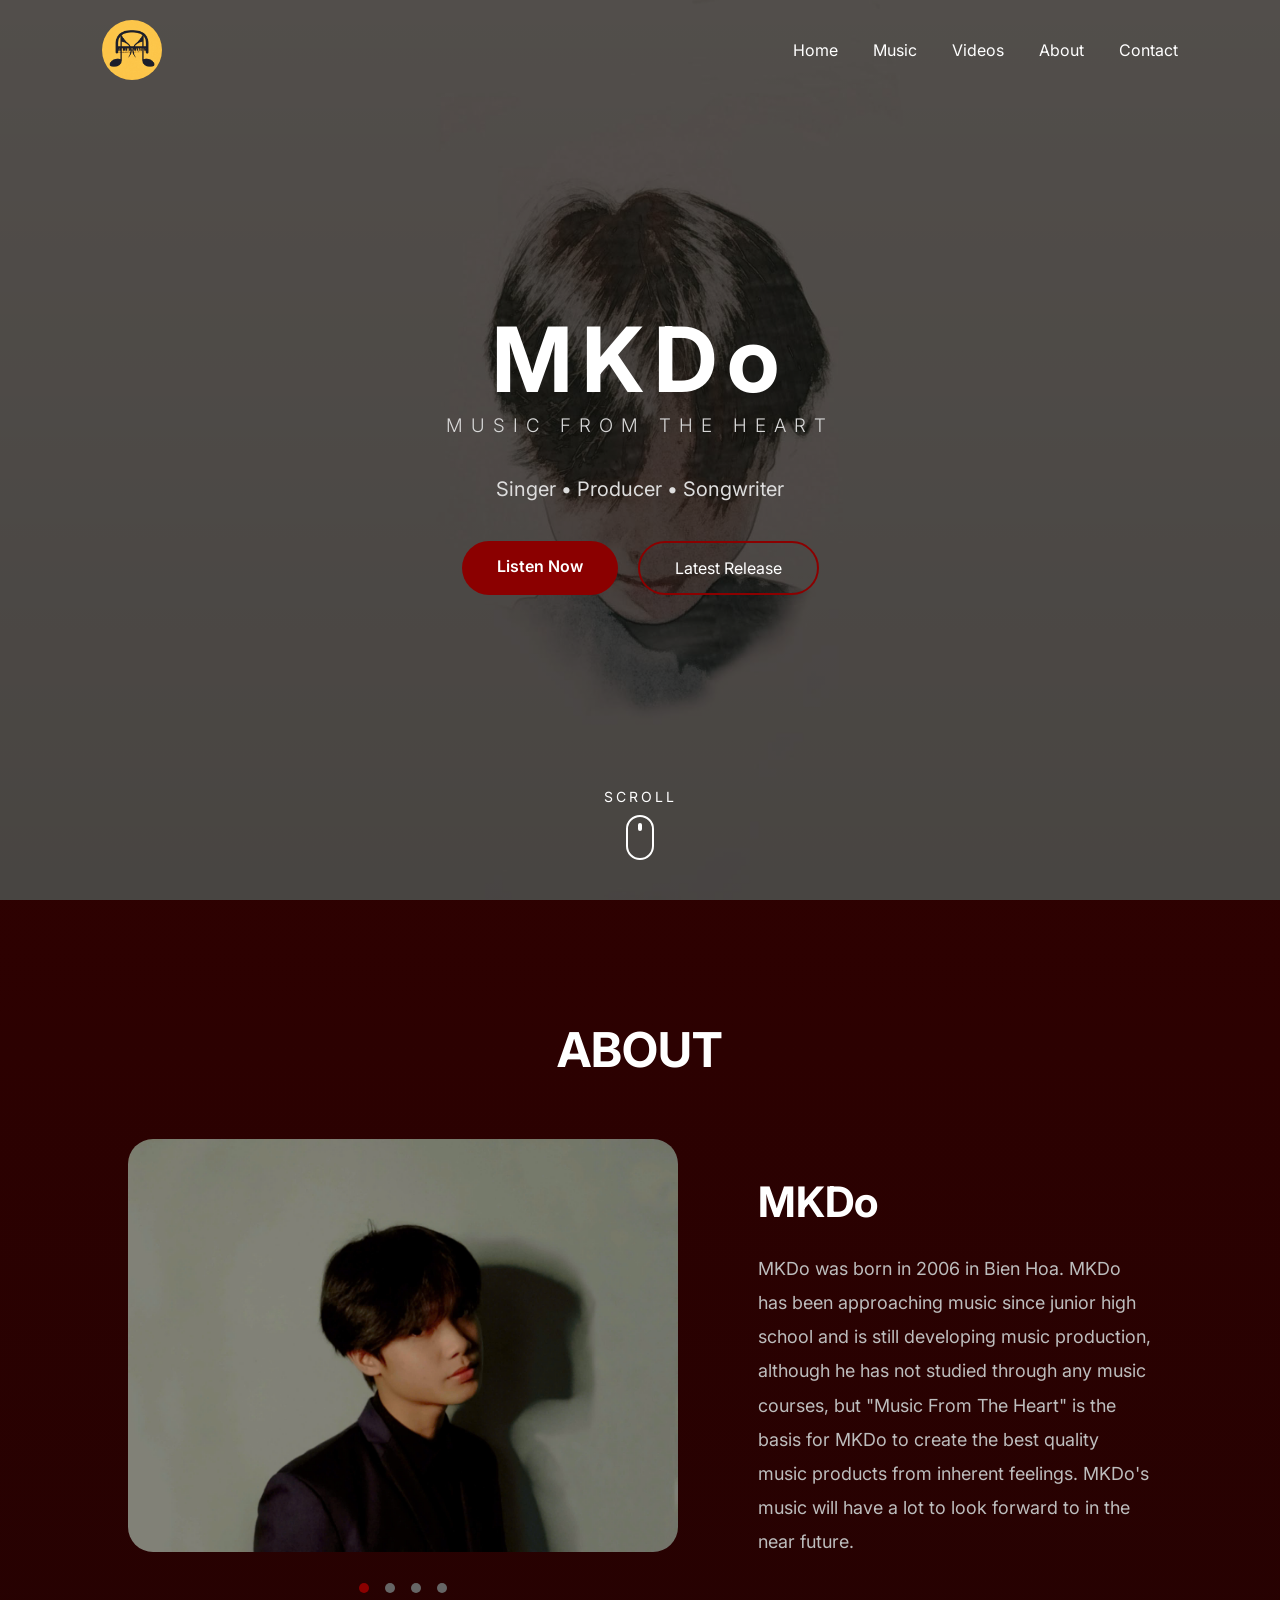
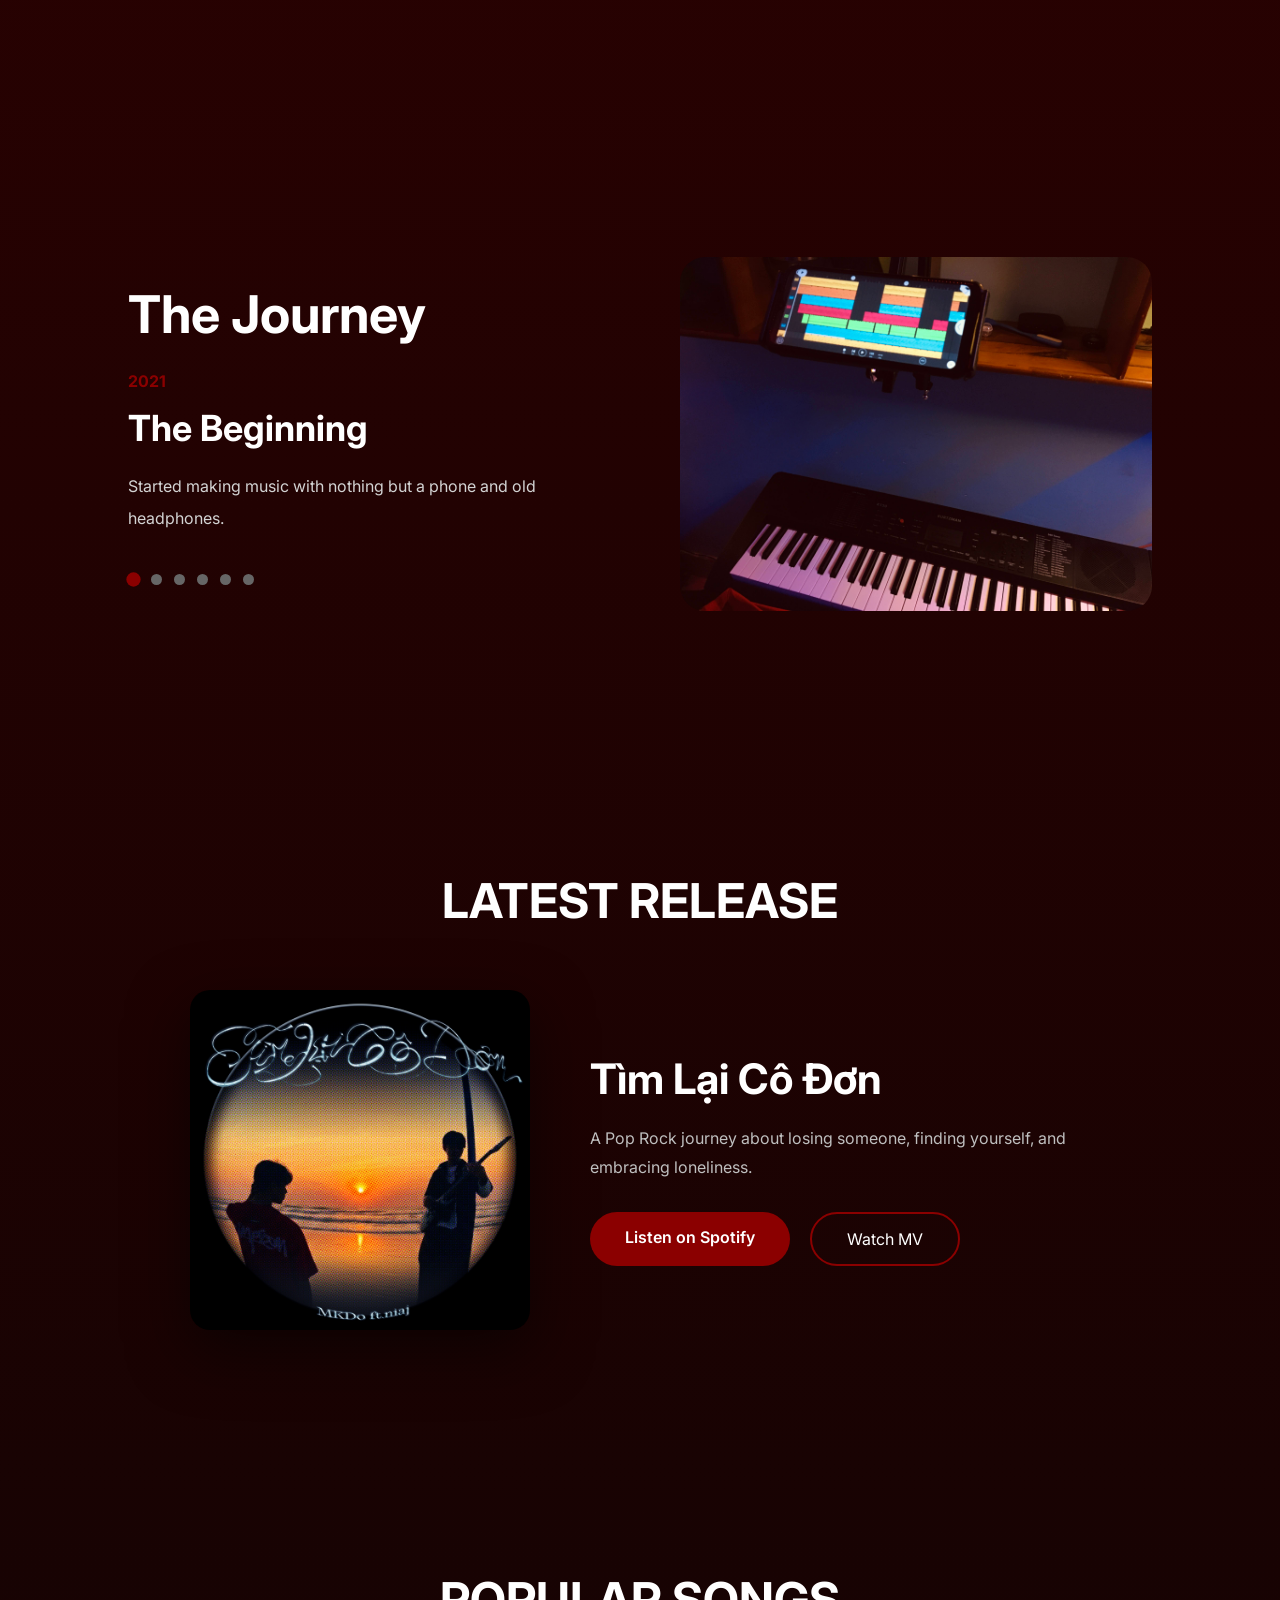
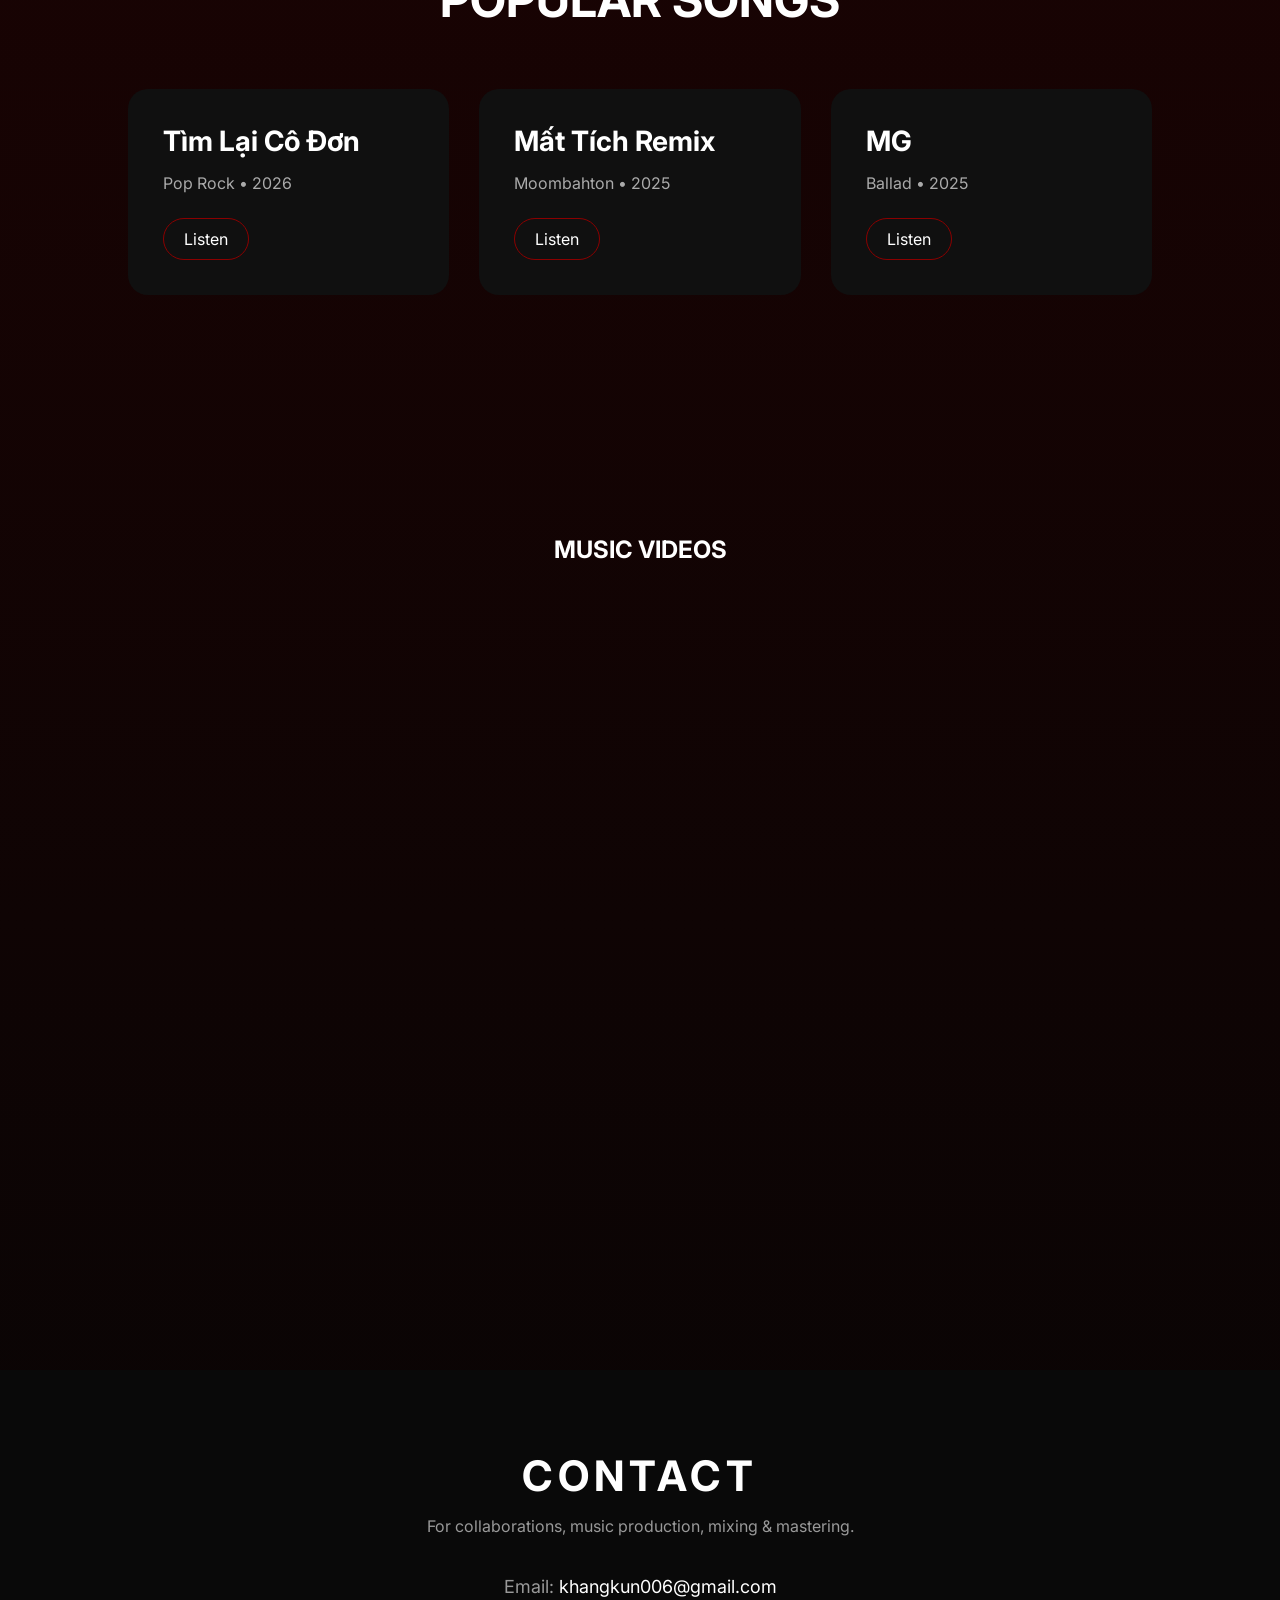
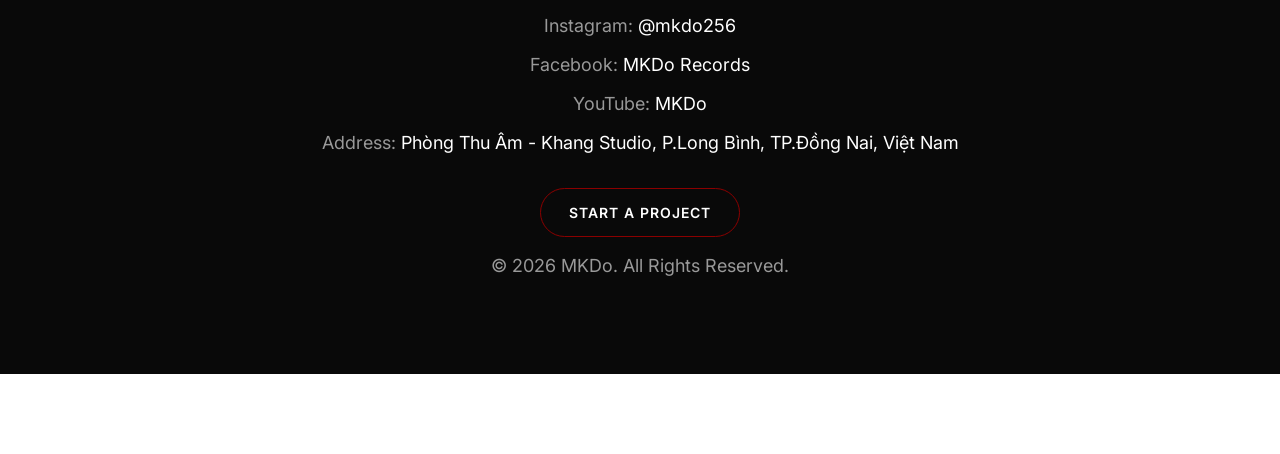
<file: index.html>
<!DOCTYPE html>
<html lang="vi">

<head>
    <meta charset="UTF-8">
    <meta name="viewport" content="width=device-width, initial-scale=1.0">

    <title>MKDo | Official Website</title>
    <link rel="stylesheet"
href="https://cdnjs.cloudflare.com/ajax/libs/font-awesome/6.7.2/css/all.min.css">

    <link rel="stylesheet" href="css/style.css">
</head>

<body>

    <div class="menu-overlay"></div>
    <header>

    <nav class="navbar">

        <a href="#home" class="logo">
    <img src="assets/images/logo.jpg" alt="MKDo Logo">
</a>

        <ul class="nav-links">
            <li><a href="#home">Home</a></li>
            <li><a href="#release">Music</a></li>
            <li><a href="#videos">Videos</a></li>
            <li><a href="#about">About</a></li>
            <li><a href="#contact">Contact</a></li>
        </ul>

        <div class="menu-toggle">
            ☰
        </div>

    </nav>

</header>

    <section id="home" class="hero">

        <div class="overlay">

            <h2>MKDo</h2>

            <h3 class="subtitle">
            MUSIC FROM THE HEART
            </h3>

            <p>
                Singer • Producer • Songwriter
            </p>

            <div class="hero-buttons">
                <a href="#" class="btn" id="listenBtn">Listen Now</a>
                <a href="#release" class="btn-outline">Latest Release</a>
            </div>
            <div class="scroll-indicator">
                <span>Scroll</span>
                <div class="mouse">
                    <div class="wheel"></div>
                </div>
            </div>

        </div>

    </section>  <!-- Kết thúc Hero -->

<section id="about" class="about reveal">

    <h2>ABOUT</h2>

    <div class="about-container">

        <!-- LEFT -->

        <div class="about-slider">

            <div class="about-track">

                <img src="assets/images/about1.jpg" alt="">
                <img src="assets/images/about2.jpg" alt="">
                <img src="assets/images/about3.jpg" alt="">
                <img src="assets/images/about4.jpg" alt="">

            </div>

            <div class="about-dots">
                <span class="dot active"></span>
                <span class="dot"></span>
                <span class="dot"></span>
                <span class="dot"></span>
            </div>

        </div>

        <!-- RIGHT -->

        <div class="about-text">

            <h3>MKDo</h3>

            <p>

                MKDo was born in 2006 in Bien Hoa. MKDo has been approaching music since junior high school and is still developing music production, although he has not studied through any music courses, but "Music From The Heart" is the basis for MKDo to create the best quality music products from inherent feelings.

                MKDo's music will have a lot to look forward to in the near future.

            </p>

        </div>

    </div>

</section>
<section class="journey reveal">

    <div class="journey-container">

        <!-- LEFT (Desktop only) -->

        <div class="journey-text">

            <h2>The Journey</h2>

            <span id="journey-year">
                2021
            </span>

            <h3 id="journey-title">
                The Beginning
            </h3>

            <p id="journey-desc">
                Started making music with nothing but a phone and old headphones.
            </p>

            <div class="journey-dots">

                <span class="journey-dot active"></span>
                <span class="journey-dot"></span>
                <span class="journey-dot"></span>
                <span class="journey-dot"></span>
                <span class="journey-dot"></span>
                <span class="journey-dot"></span>

            </div>

        </div>

        <!-- RIGHT -->

        <div class="journey-slider">

            <div class="journey-track">

                <img src="assets/images/2021.jpg" alt="2021">

                <img src="assets/images/2022.jpg" alt="2022">

                <img src="assets/images/2023.jpg" alt="2023">

                <img src="assets/images/2024.jpg" alt="2024">

                <img src="assets/images/2025.jpg" alt="2025">

                <img src="assets/images/2026.jpg" alt="2026">

            </div>

            <!-- MOBILE OVERLAY -->

            <div class="journey-mobile-overlay">

                <span id="journey-year-mobile">
                    2021
                </span>

                <h3 id="journey-title-mobile">
                    The Beginning
                </h3>

                <p id="journey-desc-mobile">
                    Started making music with nothing but a phone and old headphones.
                </p>

                <div class="journey-dots-mobile">

                    <span class="journey-dot active"></span>
                    <span class="journey-dot"></span>
                    <span class="journey-dot"></span>
                    <span class="journey-dot"></span>
                    <span class="journey-dot"></span>
                    <span class="journey-dot"></span>

                </div>

            </div>

        </div>

    </div>

</section>
<section id="release" class="release reveal">

    <h2>LATEST RELEASE</h2>

    <div class="release-card">

        <img src="assets/images/new single.jpg" alt="Album Cover">

        <div class="release-info">

            <h3>Tìm Lại Cô Đơn</h3>

            <p>
                A Pop Rock journey about losing someone,
                finding yourself, and embracing loneliness.
            </p>

            <div class="release-buttons">
                <a href="https://open.spotify.com/track/5hHYvx4zWAgLMGNYi303si?si=cfd36f0aa601440b" class="btn">Listen on Spotify</a>
                <a href="https://youtu.be/rpANYHrv6A4?si=kWMMExoqcHgPIfsk" class="btn-outline">Watch MV</a>
            </div>

        </div>

    </div>

</section>
<!-- DÁN PHẦN POPULAR SONGS NGAY TẠI ĐÂY -->
<section class="songs reveal">

    <h2>POPULAR SONGS</h2>

    <div class="song-grid">

        <div class="song-card">
            <h3>Tìm Lại Cô Đơn</h3>
            <p>Pop Rock • 2026</p>
            <a href="https://open.spotify.com/track/5hHYvx4zWAgLMGNYi303si?si=24d2b1c98aca4930" class="btn-small">Listen</a>
        </div>

        <div class="song-card">
            <h3>Mất Tích Remix</h3>
            <p>Moombahton • 2025</p>
            <a href="https://open.spotify.com/track/5mO4exOIa5kgUJAAsyCyWF?si=42bf793f3c614d9a" class="btn-small">Listen</a>
        </div>

        <div class="song-card">
            <h3>MG</h3>
            <p>Ballad • 2025</p>
            <a href="https://open.spotify.com/album/7bvBQO2T1e7dHWRs2erulw?si=QYGWdLPXR3ux7ovZ6l0ybA" class="btn-small">Listen</a>
        </div>

    </div>

</section>
<section id="videos" class="videos reveal">

    <h2>MUSIC VIDEOS</h2>

    <div class="video-container">

        <iframe
            src="https://www.youtube.com/embed/rpANYHrv6A4"
            allowfullscreen>
        </iframe>

    </div>

</section>
<footer id="contact" class="reveal">

    <h2>CONTACT</h2>

    <p>For collaborations, music production,
mixing & mastering.</p>

    <div class="contact-info">

        <p>Email:
            <a href="mailto:khangkun006@gmail.com">khangkun006@gmail.com</a>
        </p>

        <p>Instagram:
            <a href="https://www.instagram.com/mkdo256" target="_blank">
                @mkdo256
            </a>
        </p>

        <p>Facebook:
            <a href="https://www.facebook.com/mkdorecords/" target="_blank">
                MKDo Records
            </a>
        </p>

        <p>YouTube:
            <a href="https://www.youtube.com/channel/UCN9i0nr-8zQUtNi54F5TAXw" target="_blank">
                MKDo
            </a>
        </p>

        <p>Address:
            <a href="https://maps.app.goo.gl/xexaNx454yK6f1gD9" target="_blank">
                Phòng Thu Âm - Khang Studio, P.Long Bình, TP.Đồng Nai, Việt Nam
            </a>
        </p>

   <!-- START A PROJECT -->

    <div class="contact-action">

        <a href="contact.html" class="contact-project-btn">
            <span>START A PROJECT</span>
            
        </a>

    </div>


    <p class="copyright">
        © 2026 MKDo. All Rights Reserved.
    </p>
</footer>
<!-- SMART LINK -->
<div class="smartlink">

    <div class="smartlink-box">

        <span class="close-smartlink">&times;</span>

        <img src="assets/images/logo.jpg" alt="MKDo Logo">

        <h2>MKDo</h2>

        <p>Music From The Heart</p>

        <a href="https://open.spotify.com/artist/1hWf69LwvEqh1YXSsMyhLW?si=CvrtmVuDQyqoBS65XYDklQ"
           target="_blank"
           class="smart-btn spotify">

            <i class="fa-brands fa-spotify"></i>
            <span>Spotify</span>

        </a>
        <a href="https://music.apple.com/fr/artist/mkdo/1745474043"
           target="_blank"
           class="smart-btn apple">

            <i class="fa-brands fa-apple"></i>
            <span>Apple Music</span>

</a>
        <a href="https://www.youtube.com/@mkdo256"
           target="_blank"
           class="smart-btn youtube">

            <i class="fa-brands fa-youtube"></i>
            <span>YouTube</span>

        </a>

        <a href="https://instagram.com/mkdo256"
           target="_blank"
           class="smart-btn instagram">

            <i class="fa-brands fa-instagram"></i>
            <span>Instagram</span>

        </a>

        <a href="https://www.facebook.com/mkdomusic256"
           target="_blank"
           class="smart-btn facebook">

            <i class="fa-brands fa-facebook"></i>
            <span>Facebook</span>

        </a>

        <a href="#contact"
           class="smart-btn contact-link">

            <i class="fa-solid fa-envelope"></i>
            <span>Contact</span>

        </a>

    </div>

</div>

<script src="js/script.js"></script>
</file>
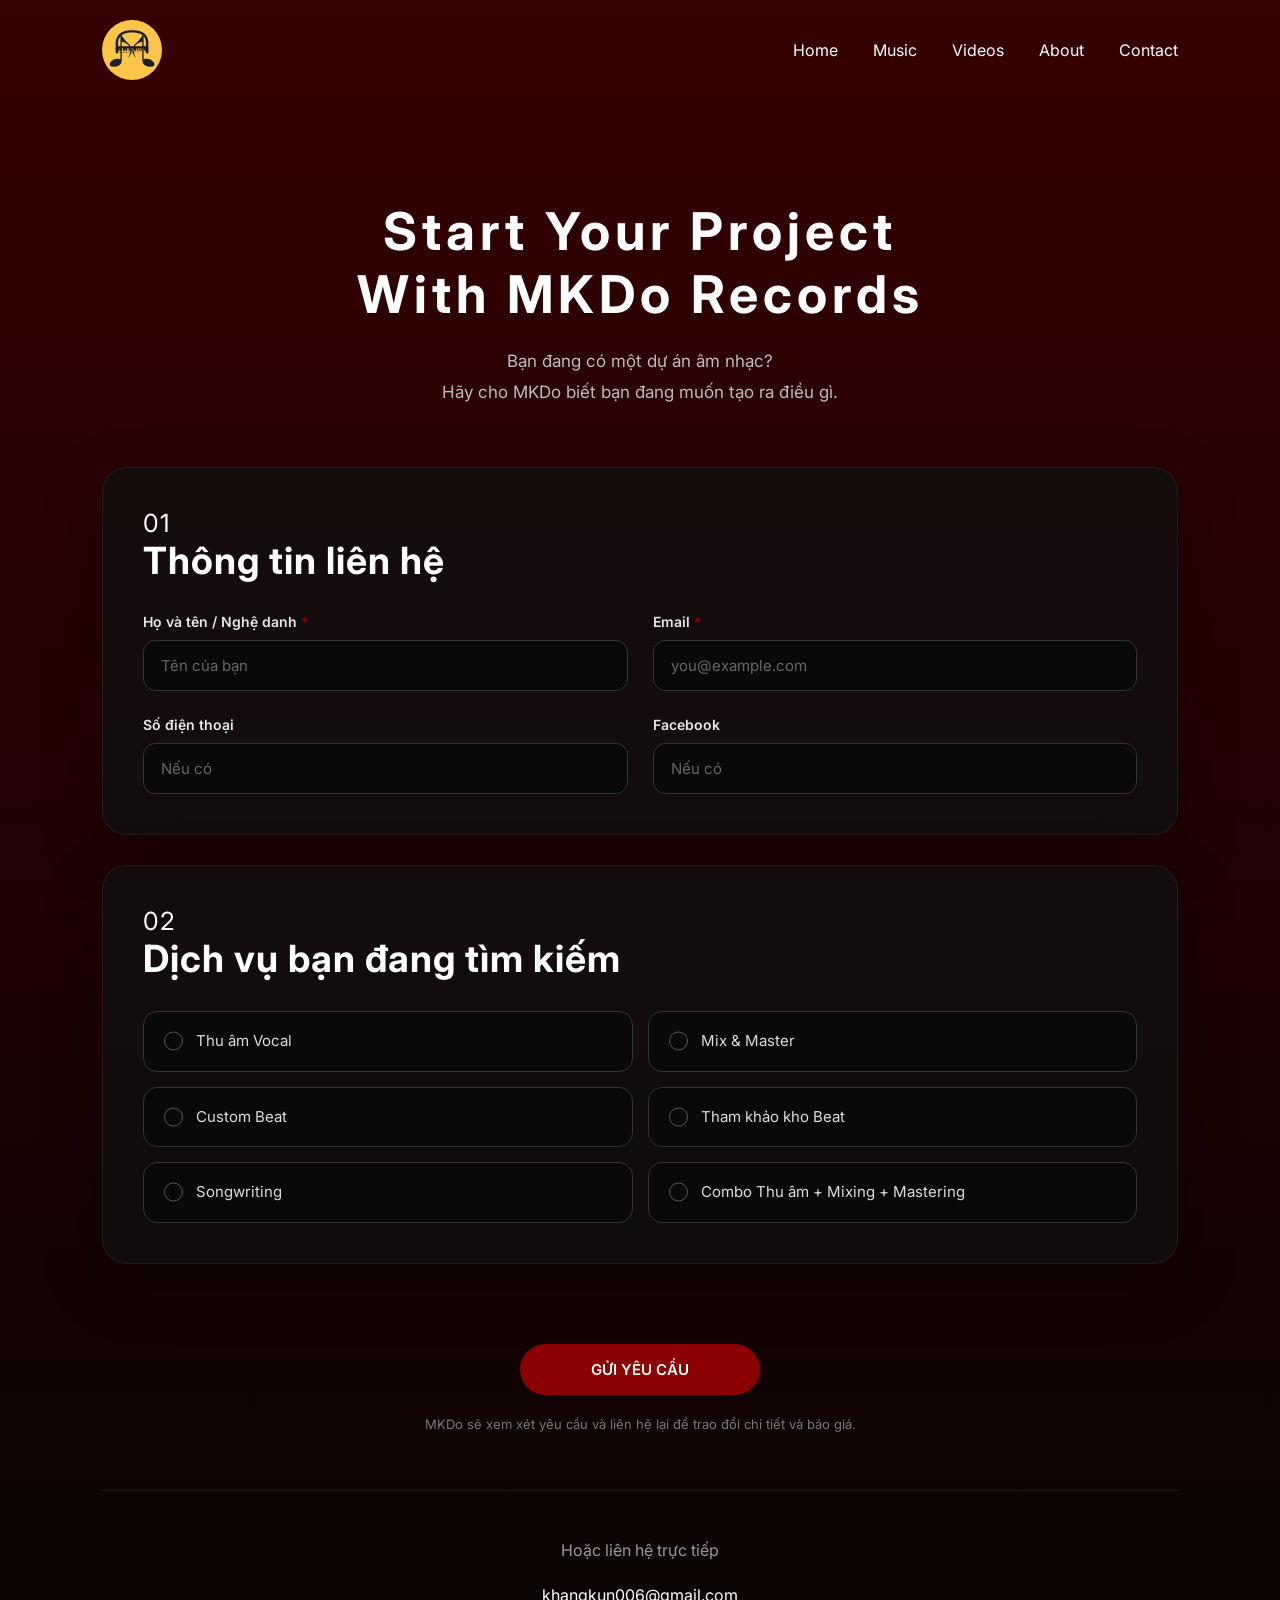
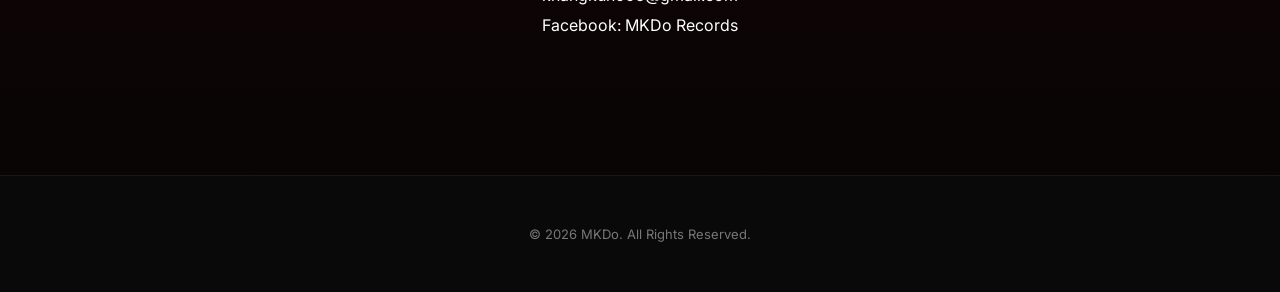
<file: contact.html>
<!DOCTYPE html>
<html lang="vi">

<head>

    <meta charset="UTF-8">

    <meta
        name="viewport"
        content="width=device-width, initial-scale=1.0"
    >

    <title>Contact | MKDo</title>

    <!-- Giữ font giống website hiện tại -->
    <link rel="preconnect" href="https://fonts.googleapis.com">

    <link
        href="https://fonts.googleapis.com/css2?family=Inter:wght@300;400;500;600;700;800&display=swap"
        rel="stylesheet"
    >

    <!-- Font Awesome nếu website hiện tại đang dùng -->
    <link
        rel="stylesheet"
        href="https://cdnjs.cloudflare.com/ajax/libs/font-awesome/6.5.2/css/all.min.css"
    >

    <!-- Dùng CSS hiện tại -->
    <link
        rel="stylesheet"
        href="css/style.css"
    >

</head>


<body>


<!-- ================= HEADER ================= -->

<header>

    <nav class="navbar">

        <a href="index.html#home" class="logo">
            <img src="assets/images/logo.jpg" alt="MKDo">
        </a>

        <ul class="nav-links">
            <li><a href="index.html#home">Home</a></li>
            <li><a href="index.html#music">Music</a></li>
            <li><a href="index.html#videos">Videos</a></li>
            <li><a href="index.html#about">About</a></li>
            <li><a href="index.html#contact">Contact</a></li>
        </ul>

        <div class="menu-toggle">
            ☰
        </div>

    </nav>

</header>


<div class="menu-overlay"></div>



<!-- ================= CONTACT FORM ================= -->

<main class="project-page">


    <section class="project-section">


        <div class="project-container">


            <!-- ================= HEADING ================= -->

            <div class="project-heading">

            

                <h1>
                    Start Your Project<br>
                    With MKDo Records
                </h1>

                <p>
                    Bạn đang có một dự án âm nhạc?<br>
                    Hãy cho MKDo biết bạn đang muốn tạo ra điều gì.
                </p>

            </div>



            <!-- ================= FORM ================= -->

            <form
                id="projectForm"
                class="project-form"
                novalidate
            >


                <!-- ================= 01 ================= -->

                <div class="form-section">


                    <div class="form-section-title">

                        <span>
                            01
                        </span>

                        <h2>
                            Thông tin liên hệ
                        </h2>

                    </div>
  

                    <div class="form-grid">


                        <!-- NAME -->

                        <div class="form-group">

                            <label for="name">
                                Họ và tên / Nghệ danh
                                <span>*</span>
                            </label>

                            <input
                                type="text"
                                id="name"
                                name="name"
                                placeholder="Tên của bạn"
                                required
                            >

                            <small class="form-error"></small>

                        </div>


                        <!-- EMAIL -->

                        <div class="form-group">

                            <label for="email">
                                Email
                                <span>*</span>
                            </label>

                            <input
                                type="email"
                                id="email"
                                name="email"
                                placeholder="you@example.com"
                                required
                            >

                            <small class="form-error"></small>

                        </div>


                        <!-- PHONE -->

                        <div class="form-group">

                            <label for="phone">
                                Số điện thoại
                            </label>

                            <input
                                type="tel"
                                id="phone"
                                name="phone"
                                placeholder="Nếu có"
                            >

                        </div>


                        <!-- FACEBOOK -->

                        <div class="form-group">

                            <label for="facebook">
                                Facebook
                            </label>

                            <input
                                type="text"
                                id="facebook"
                                name="facebook"
                                placeholder="Nếu có"
                            >

                        </div>


                       


                    </div>

                </div>



                <!-- ================= 02 ================= -->

                <div class="form-section">


                    <div class="form-section-title">

                        <span>
                            02
                        </span>

                        <h2>
                            Dịch vụ bạn đang tìm kiếm
                        </h2>

                    </div>


                    <div class="service-options">


                        <label class="service-option">

                            <input
                                type="radio"
                                name="service"
                                value="Thu âm Vocal"
                                required
                            >

                            <span>
                                Thu âm Vocal
                            </span>

                        </label>


                        <label class="service-option">

                            <input
                                type="radio"
                                name="service"
                                value="Mix & Master"
                            >

                            <span>
                                Mix & Master
                            </span>

                        </label>


                        <label class="service-option">

                            <input
                                type="radio"
                                name="service"
                                value="Custom Beat"
                            >

                            <span>
                                Custom Beat
                            </span>

                        </label>


                        <label class="service-option">

                            <input
                                type="radio"
                                name="service"
                                value="Tham khảo kho Beat"
                            >

                            <span>
                                Tham khảo kho Beat
                            </span>

                        </label>


                        <label class="service-option">

                            <input
                                type="radio"
                                name="service"
                                value="Songwriting"
                            >

                            <span>
                                Songwriting
                            </span>

                        </label>
         
                        <label class="service-option">

                            <input
                                type="radio"
                                name="service"
                                value="Combo Thu âm + Mixing + Mastering"
                            >

                            <span>
                                Combo Thu âm + Mixing + Mastering
                            </span>

                        </label>


                    </div>


                    <small class="form-error service-error"></small>


                </div>



                <div id="projectDetails" class="form-section project-details hidden">

    <div class="form-section-title">
        <span>03</span>
        <h2>Thông tin dự án</h2>
    </div>

    <div class="form-grid">

        <!-- GENRE (Custom Beat / Kho Beat / Songwriting) -->
        <div class="form-group field-genre hidden">
            <label for="genre">Thể loại / phong cách</label>
            <input type="text" id="genre" name="genre" placeholder="Ví dụ: Pop, R&B, Rap...">
        </div>

        <!-- BPM -->
        <div class="form-group field-bpm hidden">
            <label for="bpm">BPM</label>
            <input type="text" id="bpm" name="bpm" placeholder="Nếu biết">
        </div>

        <!-- KEY -->
        <div class="form-group field-key hidden">
            <label for="key">Key / Tông</label>
            <input type="text" id="key" name="key" placeholder="Nếu biết">
        </div>

        <!-- SỐ NGƯỜI THU (Thu âm / Combo) -->
        <div class="form-group field-record-people hidden">
            <label for="recordPeople">Số người thu</label>
            <input type="number" id="recordPeople" name="recordPeople" min="1" placeholder="Ví dụ: 1">
        </div>

        <!-- SỐ BÀI THU (Thu âm / Combo) -->
        <div class="form-group field-record-songs hidden">
            <label for="recordSongs">Số bài thu</label>
            <input type="number" id="recordSongs" name="recordSongs" min="1" placeholder="Ví dụ: 1">
        </div>

        <!-- SỐ LƯỢNG BÀI (Mix / Combo) -->
        <div class="form-group field-mix-songs hidden">
            <label for="mixSongs">Số lượng bài</label>
            <input type="number" id="mixSongs" name="mixSongs" min="1" placeholder="Ví dụ: 1">
        </div>

        <!-- SỐ LƯỢNG STEMS (Mix / Combo) -->
        <div class="form-group field-stems hidden">
            <label for="stems">Số lượng Stems</label>
            <input type="number" id="stems" name="stems" min="1" placeholder="Ví dụ: 8">
        </div>

        <!-- BUDGET (luôn hiện) -->
        <div class="form-group">
            <label for="budget">Ngân sách dự kiến</label>
            <select id="budget" name="budget">
                <option value="">Chọn mức ngân sách</option>
                <option>Dưới 500.000đ</option>
                <option>500.000đ – 1.000.000đ</option>
                <option>1.000.000đ – 3.000.000đ</option>
                <option>3.000.000đ – 5.000.000đ</option>
                <option>Trên 5.000.000đ</option>
                <option>Chưa xác định</option>
            </select>
        </div>

        <!-- DEADLINE (ẩn với Thu âm) -->
        <div class="form-group field-deadline">
            <label for="deadline">Thời gian mong muốn hoàn thành</label>
            <select id="deadline" name="deadline">
                <option value="">Chọn thời gian</option>
                <option>Không gấp</option>
                <option>Trong 1 tuần</option>
                <option>1–2 tuần</option>
                <option>2–4 tuần</option>
                <option>Ngày cụ thể</option>
            </select>
            <input type="date" id="specificDeadline" name="specificDeadline" class="specific-deadline" style="display:none;">
        </div>

       

        <!-- REFERENCE LINK (Mix / Combo) -->
        <div class="form-group full-width field-reference-link">
            <label for="referenceLink">Link Reference</label>
            <input type="url" id="referenceLink" name="referenceLink" placeholder="YouTube / Spotify / link khác">
        </div>
        <!-- LINK REFERENCE (Custom Beat / Kho Beat) -->
        <div class="form-group full-width field-beat-reference-link hidden">
            <label for="beatReferenceLink">Link Reference</label>
            <input type="url" id="beatReferenceLink" name="beatReferenceLink" placeholder="YouTube / Spotify / link khác">
        </div>

        <!-- LINK DEMO (Custom Beat / Kho Beat) -->
        <div class="form-group full-width field-beat-demo-link hidden">
            <label for="beatDemoLink">Link demo (nếu có)</label>
            <input type="url" id="beatDemoLink" name="beatDemoLink" placeholder="Dán link demo nếu có">
        </div>
        <!-- GOOGLE DRIVE (Mix / Combo) -->
        <div class="form-group full-width field-drive hidden">
            <label for="driveLink">Link Google Drive của demo / file dự án</label>
            <input type="url" id="driveLink" name="driveLink" placeholder="Dán link Google Drive nếu có">
        </div>

        <!-- KHUNG THỜI GIAN CÓ THỂ THU (Thu âm / Combo) -->
        <div class="form-group full-width field-schedule hidden">
            <label for="recordSchedule">Khung thời gian có thể qua thu (ngày)</label>
            <textarea id="recordSchedule" name="recordSchedule" rows="4" placeholder="Ví dụ: Có thể thu vào buổi tối các ngày trong tuần, hoặc cuối tuần từ ngày .../... đến ngày .../..."></textarea>
        </div>

        <!-- MÔ TẢ YÊU CẦU (mặc định / Mix / Combo, ẩn với Thu âm) -->
        <div class="form-group full-width field-description">
            <label for="description">Mô tả yêu cầu</label>
            <textarea id="description" name="description" rows="6" placeholder="Hãy mô tả ngắn gọn ý tưởng hoặc yêu cầu của bạn..."></textarea>
        </div>

    </div>
</div>



                <!-- ================= SUBMIT ================= -->

                <div class="form-submit">


                    <button
                        type="submit"
                        id="submitProject"
                        class="submit-btn"
                    >

                        <span class="submit-text">
                            GỬI YÊU CẦU
                        </span>

                        <span class="submit-loading">
                            ĐANG GỬI...
                        </span>

                    </button>


                    <p class="form-note">
                        MKDo sẽ xem xét yêu cầu và liên hệ lại
                        để trao đổi chi tiết và báo giá.
                    </p>


                </div>


                <!-- STATUS -->

                <div
                    id="formStatus"
                    class="form-status"
                    role="status"
                    aria-live="polite"
                ></div>


            </form>


            <!-- ================= DIRECT CONTACT ================= -->

            <div class="project-direct-contact">

                <p>
                    Hoặc liên hệ trực tiếp
                </p>

                <a href="mailto:khangkun006@gmail.com">
                    khangkun006@gmail.com
                </a>

                <a
                    href="https://www.facebook.com/mkdorecords/"
                    target="_blank"
                    rel="noopener"
                >
                    Facebook: MKDo Records
                </a>

            </div>


        </div>

    </section>


</main>



<!-- ================= FOOTER ================= -->

<footer class="project-footer">

    <p>
        © 2026 MKDo. All Rights Reserved.
    </p>

</footer>



<!-- ================= SCRIPT ================= -->

<script src="js/script.js"></script>

</body>

</html>
</file>
<file: css/style.css>
/* Google Font */
@import url('https://fonts.googleapis.com/css2?family=Inter:wght@300;400;600;700&display=swap');
:root{

    --primary:#8B0000;
    --primary-hover:#A30000;

    --white:#ffffff;
    --gray:#bdbdbd;

}
*{
    margin:0;
    padding:0;
    box-sizing:border-box;
    font-family:'Inter',sans-serif;
}

html{
    scroll-behavior:smooth;
}

body{
    background:linear-gradient(
        to bottom,
        #360000,
        #050505
    );
    color:white;
}

/* ================= NAVBAR ================= */

header{
    position:fixed;
    top:0;
    left:0;
    width:100%;
    z-index:1000;
    padding:20px 8%;
    transition:.4s ease;
}

header.scrolled{

    background:rgba(100, 0, 0, 0.65);

    backdrop-filter:blur(20px);
    -webkit-backdrop-filter:blur(20px);

    box-shadow:0 8px 30px rgba(139,0,0,.25);

    border-bottom:1px solid rgba(255,255,255,.08);

}
.navbar{
    display:flex;
    justify-content:space-between;
    align-items:center;
}

.logo{
    display:flex;
    align-items:center;
    text-decoration:none;
}

.logo img{
    width:60px;
    height:60px;
    border-radius:50%;
    object-fit:cover;
    display:block;
}

.nav-links{
    display:flex;
    gap:35px;
    list-style:none;
}

.nav-links a{
    position:relative;
    color:white;
    text-decoration:none;
    transition:.3s;
}

.nav-links a::after{
    content:"";

    position:absolute;
    left:0;
    bottom:-8px;

    width:0;
    height:2px;

    background:var(--primary);

    transition:.3s ease;
}

.nav-links a:hover{
    color:var(--primary);
}

.nav-links a:hover::after{
    width:100%;
}

/* ================= HERO ================= */

.hero{
    height:100vh;
     background:
        linear-gradient(
    to top,
    rgba(0,0,0,.25),
    rgba(0,0,0,.15)
),
        url("../assets/images/hero.jpg") center center/cover no-repeat;
    display:flex;
    justify-content:center;
    align-items:center;
    text-align:center;
}

.overlay{
    background:rgba(0,0,0,.55);
    width:100%;
    height:100%;
    display:flex;
    flex-direction:column;
    justify-content:center;
    align-items:center;
}

.overlay h2{
    font-size:90px;
    letter-spacing:10px;
}

.overlay p{
    margin-top:20px;
    font-size:20px;
    color:#ddd;
}

button{
    margin-top:40px;
    padding:15px 45px;
    border:none;
    background:white;
    color:black;
    cursor:pointer;
    font-size:16px;
    border-radius:50px;
    transition:.35s;
}

button:hover{
    transform:translateY(-4px);
    background:#d4d4d4;
}
.hero-buttons{
    display:flex;
    gap:20px;
    margin-top:40px;
}

.btn{
    background:var(--primary);
    color:var(--white);
    text-decoration:none;
    padding:15px 35px;
    border-radius:50px;
    font-weight:600;
    transition:.3s;
}

.btn:hover{
    transform:translateY(-4px);
    background:var(--primary-hover);
}

.btn-outline{
    border:2px solid var(--primary);
    color:var(--white);
    text-decoration:none;
    padding:15px 35px;
    border-radius:50px;
    transition:.3s;
}

.btn-outline:hover{
    background:var(--primary);
    color:var(--white);

}
.subtitle{
    margin-bottom:20px;
    letter-spacing:8px;
    color:#d7d7d7;
    font-weight:300;
    text-transform:uppercase;
    animation:fadeUp 1.2s ease;
}

.overlay h2{
    animation:fadeUp .8s ease;
}

.overlay p{
    animation:fadeUp 1.5s ease;
}

.hero-buttons{
    animation:fadeUp 1.8s ease;
}

@keyframes fadeUp{

    from{

        opacity:0;
        transform:translateY(40px);

    }

    to{

        opacity:1;
        transform:translateY(0);

    }

}
/* ================= SCROLL INDICATOR ================= */

.scroll-indicator{
    position:absolute;
    bottom:40px;
    display:flex;
    flex-direction:column;
    align-items:center;
    gap:10px;
    color:white;
    animation:bounce 2s infinite;
}

.scroll-indicator span{
    font-size:14px;
    letter-spacing:3px;
    text-transform:uppercase;
}

.mouse{
    width:28px;
    height:45px;
    border:2px solid white;
    border-radius:20px;
    display:flex;
    justify-content:center;
    padding-top:6px;
}

.wheel{
    width:4px;
    height:8px;
    background:white;
    border-radius:20px;
    animation:wheel 1.5s infinite;
}

@keyframes wheel{

    0%{
        opacity:1;
        transform:translateY(0);
    }

    100%{
        opacity:0;
        transform:translateY(12px);
    }

}

@keyframes bounce{

    0%,100%{
        transform:translateY(0);
    }

    50%{
        transform:translateY(8px);
    }

}
/* ================= ABOUT ================= */

.about{

    padding:120px 10%;

}

.about h2{

    text-align:center;
    font-size:48px;

    margin-bottom:60px;

}

.about-container{

    display:flex;

    justify-content:center;
    align-items:center;

    gap:80px;

    flex-wrap:wrap;

}

/* LEFT */

.about-slider{

    width:100%;
    max-width:550px;

    overflow:hidden;

}

.about-track{

    display:flex;

    transition:transform .7s ease;

}

.about-track img{

    width:100%;

    flex:0 0 100%;

    aspect-ratio:4/3;

    object-fit:cover;

    border-radius:25px;

    box-shadow:none;

}

.about-dots{

    margin-top:25px;

    text-align:center;

}

.dot{

    width:10px;
    height:10px;

    background:#666;

    border-radius:50%;

    display:inline-block;

    margin:0 6px;

    transition:.3s;

}

.dot.active{

    background:#8B0000;

}

/* RIGHT */

.about-text{

    flex:1;

    min-width:320px;

}

.about-text h3{

    font-size:42px;

    margin-bottom:25px;

}

.about-text p{

    color:#bdbdbd;

    line-height:1.9;

    font-size:18px;

}

/* ================= MOBILE JOURNEY ================= */

.journey-mobile-overlay{

    display:none;

}

@media (max-width:900px){

    .journey{

        padding:80px 0;

    }

    .journey-container{

        display:block;

    }

    /* Ẩn phần text desktop */

    .journey-text{

        display:none;

    }

    .journey-slider{

    flex:1;

    overflow:hidden;

    border-radius:25px;

    position:relative;

}

    .journey-track img{

        width:100%;

        height:80vh;

        object-fit:cover;

        border-radius:0;

    }

    .journey-mobile-overlay{

        display:flex;

        flex-direction:column;

        justify-content:flex-end;

        position:absolute;

        inset:0;

        padding:45px 28px;

        background:linear-gradient(
            to top,
            rgba(0,0,0,.85),
            rgba(0,0,0,.35),
            transparent
        );

    }

    #journey-year-mobile{

        color:#8B0000;

        font-weight:700;

        font-size:18px;

        margin-bottom:10px;

    }

    #journey-title-mobile{

        font-size:36px;

        margin-bottom:20px;

    }

    #journey-desc-mobile{

        font-size:17px;

        color:#e3e3e3;

        line-height:1.8;

        max-width:100%;

    }

    .journey-dots{

        display:none;

    }

    .journey-dots-mobile{

        display:flex;

        gap:12px;

        margin-top:35px;

    }

}
/* ================= LATEST RELEASE ================= */

.release{
    padding:120px 10%;
}

.release h2{
    text-align:center;
    font-size:48px;
    margin-bottom:60px;
}

.release-card{

    display:flex;
    align-items:center;
    justify-content:center;
    gap:60px;
    flex-wrap:wrap;

}

.release-card img{

    width:340px;
    border-radius:20px;
    box-shadow:0 20px 60px rgba(0,0,0,.5);

}

.release-info{

    max-width:500px;

}

.release-info h3{

    font-size:42px;
    margin-bottom:20px;

}

.release-info p{

    color:#bfbfbf;
    line-height:1.8;
    margin-bottom:30px;

}

.release-buttons{

    display:flex;
    gap:20px;
    flex-wrap:wrap;

}
.release-card img{
    transition: transform .4s ease, box-shadow .4s ease;
}

.release-card img:hover{
    transform: scale(1.05) rotate(-1deg);
    box-shadow:0 30px 70px rgba(139,0,0,.45);
}
/* ================= SONGS ================= */

.songs{

    padding:120px 10%;

}

.songs h2{

    text-align:center;
    font-size:48px;
    margin-bottom:60px;

}

.song-grid{

    display:grid;
    grid-template-columns:repeat(auto-fit,minmax(280px,1fr));
    gap:30px;

}

.song-card{

    background:#101010;
    padding:35px;
    border-radius:20px;
    transition:.35s;

}

.song-card:hover{

    transform:translateY(-8px);
    background:#181818;

}

.song-card h3{

    font-size:28px;
    margin-bottom:15px;

}

.song-card p{

    color:#aaa;
    margin-bottom:25px;

}

.btn-small{

    color:var(--white);
    text-decoration:none;

    border:1px solid var(--primary);

    padding:10px 20px;
    border-radius:40px;

    display:inline-block;

    transition:.3s;

}

.btn-small:hover{

    background:var(--primary);
    color:var(--white);

}
/* ================= MUSIC VIDEOS ================= */

.videos{
    padding:120px 10%;
    text-align:center;
}

.video-container{
    max-width:1000px;
    margin:0 auto;
}

.video-container iframe{
    width:100%;
    aspect-ratio:16 / 9;
    border:none;
    border-radius:20px;
}
/* ================= FOOTER ================= */

footer{

    padding:80px 10%;
    text-align:center;
    background:#090909;
    margin-top:120px;

}

footer h2{

    font-size:42px;
    margin-bottom:15px;
    letter-spacing:5px;

}

footer p{

    color:#999;

}

.socials{

    margin:35px 0;
    display:flex;
    justify-content:center;
    gap:30px;
    flex-wrap:wrap;

}

.socials a{

    color:white;
    text-decoration:none;
    transition:.3s;

}

.socials a:hover{

    color:#7d7d7d;

}

.copyright{

    margin-top:40px;
    font-size:14px;

}
/* ================= SCROLL ANIMATION ================= */

.reveal{
    opacity:0;
    transform:translateY(80px);
    transition:all .8s ease;
}

.reveal.active{
    opacity:1;
    transform:translateY(0);
}
/* ================= CONTACT ================= */

.contact-info{
    margin-top:40px;
}

.contact-info p{
    margin:18px 0;
    font-size:18px;
}

.contact-info a{
    color:white;
    text-decoration:none;
    transition:.3s;
}

.contact-info a:hover{
    color:var(--primary);
}
/* ================= MOBILE MENU ================= */

.menu-toggle{
    display:none;
    font-size:34px;
    cursor:pointer;
    color:#fff;
    z-index:1100;
}

.menu-overlay{
    position:fixed;
    inset:0;
    background:rgba(0,0,0,.45);
    opacity:0;
    pointer-events:none;
    transition:.35s;
    z-index:998;
}

.menu-overlay.active{
    opacity:1;
    pointer-events:auto;
}

@media (max-width:768px){
   
    .menu-toggle{
        display:block;
    }

    .nav-links{

        position:fixed;

        top:0;
        right:-100%;

        width:260px;
        height:100vh;

        background:#111;

        display:flex;
        flex-direction:column;

        justify-content:center;
        align-items:center;

        gap:35px;

        transition:right .35s ease;

        z-index:999;

    }

    .nav-links.active{
        right:0;
    }

}
/* ================= SMART LINK ================= */

.smartlink{

    position:fixed;
    inset:0;

    background:rgba(0,0,0,.75);

    display:flex;
    justify-content:center;
    align-items:center;

    opacity:0;
    visibility:hidden;

    transition:.3s;

    z-index:3000;

}

.smartlink.active{

    opacity:1;
    visibility:visible;

}

.smartlink-box{

    width:380px;
    max-width:90%;

    background:#101010;

    border-radius:25px;

    padding:40px;

    text-align:center;

    position:relative;

    box-shadow:0 20px 60px rgba(0,0,0,.5);

}

.smartlink-box img{

    width:90px;
    height:90px;

    border-radius:50%;

    object-fit:cover;

    margin-bottom:20px;

}

.smartlink-box h2{

    margin-bottom:10px;
    font-size:32px;

}

.smartlink-box p{

    color:#bdbdbd;
    margin-bottom:30px;

}

.smart-btn{

    display:flex;
    align-items:center;
    gap:15px;

    width:100%;

    padding:16px 24px;

    margin:15px 0;

    text-decoration:none;

    color:white;

    border-radius:18px;

    font-size:18px;
    font-weight:600;

    transition:.3s;

}

.smart-btn i{

    width:28px;

    font-size:24px;

    text-align:center;

}

.smart-btn:hover{

    transform:translateY(-4px);

}

/* ===== PLATFORM COLORS ===== */

.spotify{

    background:#1DB954;

}

.apple{

    background:#000;
    border:1px solid #444;

}

.youtube{

    background:#FF0000;

}

.instagram{

    background:linear-gradient(
        45deg,
        #f58529,
        #dd2a7b,
        #8134af,
        #515bd4
    );

}

.facebook{

    background:#1877F2;

}

.contact-link{

    background:#444;

}

.close-smartlink{

    position:absolute;

    top:20px;
    right:25px;

    font-size:34px;

    cursor:pointer;

    transition:.3s;

}

.close-smartlink:hover{

    transform:rotate(90deg);

}
/* ================= THE JOURNEY ================= */

.journey{

    padding:140px 10%;

}

.journey-container{

    display:flex;

    align-items:center;

    gap:80px;

}

.journey-text{

    flex:1;

}

.journey-text h2{

    font-size:52px;

    margin-bottom:25px;

}

#journey-year{

    display:block;

    color:#8B0000;

    font-weight:700;

    margin-bottom:15px;
    transition:.35s;

}

#journey-title{

    font-size:36px;

    margin-bottom:20px;
    transition:.35s;

}

#journey-desc{

    color:#d3d3d3;

    line-height:2;

    max-width:520px;
    transition:.35s;

}

.journey-dots{

    display:flex;

    gap:12px;

    margin-top:40px;

}

.journey-dot{

    width:11px;

    height:11px;

    border-radius:50%;

    background:#666;

    transition:.35s;

}

.journey-dot.active{

    background:#8B0000;

    transform:scale(1.3);

}

.journey-slider{

    flex:1;

    position:relative;

    overflow:hidden;

    border-radius:25px;

}

.journey-track{

    display:flex;

    transition:transform .8s ease;

}

.journey-track img{

    flex:0 0 100%;

    width:100%;

    aspect-ratio:4/3;

    object-fit:cover;

}

.journey-mobile-overlay{

    display:none;

}


/* ================= MOBILE ================= */

@media(max-width:900px){

.journey{

    padding:0;

}

.journey-container{

    display:block;

}

.journey-text{

    display:none;

}

.journey-slider{

    border-radius:0;

}

.journey-track img{

    width:100%;

    height:82vh;

    object-fit:cover;

    border-radius:0;

}

.journey-mobile-overlay{

    display:flex;

    flex-direction:column;

    justify-content:flex-end;

    position:absolute;

    inset:0;

    padding:35px;

    background:linear-gradient(

        to top,

        rgba(0,0,0,.92),

        rgba(0,0,0,.55),

        transparent

    );

}

#journey-year-mobile{

    color:#8B0000;

    font-weight:700;

    font-size:17px;

    margin-bottom:10px;

}

#journey-title-mobile{

    font-size:34px;

    margin-bottom:18px;

}

#journey-desc-mobile{

    color:white;

    line-height:1.8;

}

.journey-dots{

    display:none;

}

.journey-dots-mobile{

    display:flex;

    gap:12px;

    margin-top:35px;

}

}
/* =========================================================
   PROJECT INQUIRY PAGE
   ========================================================= */

.project-page{
    min-height:100vh;
    padding-top:120px;
}

.project-section{
    padding:80px 8% 120px;
}

.project-container{
    max-width:1100px;
    margin:0 auto;
}

/* ================= PROJECT HEADING ================= */

.project-heading{
    text-align:center;
    margin-bottom:60px;
}

.project-heading h1{
    font-size:52px;
    letter-spacing:5px;
    margin-bottom:20px;
}

.project-heading p{
    color:#bdbdbd;
    font-size:17px;
    line-height:1.8;
    max-width:650px;
    margin:0 auto;
}

/* ================= FORM ================= */

.project-form{
    width:100%;
}

.form-section{
    background:rgba(16,16,16,.78);
    border:1px solid rgba(255,255,255,.07);
    border-radius:25px;
    padding:40px;
    margin-bottom:30px;
    box-shadow:0 20px 60px rgba(0,0,0,.25);
}

.form-section-title{
    font-size:25px;
    margin-bottom:30px;
    letter-spacing:1px;
}

.form-grid{
    display:grid;
    grid-template-columns:repeat(2,1fr);
    gap:25px;
}

.form-group{
    display:flex;
    flex-direction:column;
}

.form-group.full-width{
    grid-column:1 / -1;
}

.form-group label{
    font-size:14px;
    font-weight:600;
    margin-bottom:10px;
    color:#e8e8e8;
}

.form-group label span{
    color:#8B0000;
}

.form-group input,
.form-group select,
.form-group textarea{

    width:100%;

    background:#090909;

    border:1px solid #333;

    border-radius:12px;

    padding:15px 17px;

    color:white;

    font-family:'Inter',sans-serif;

    font-size:15px;

    outline:none;

    transition:.3s;

}

.form-group input::placeholder,
.form-group textarea::placeholder{
    color:#666;
}

.form-group select{
    cursor:pointer;
}

.form-group select option{
    background:#101010;
    color:white;
}

.form-group textarea{
    min-height:150px;
    resize:vertical;
    line-height:1.7;
}

.form-group input:focus,
.form-group select:focus,
.form-group textarea:focus{

    border-color:var(--primary);

    box-shadow:0 0 0 3px rgba(139,0,0,.12);

}

/* ================= SERVICES ================= */

.service-options{
    display:grid;
    grid-template-columns:repeat(2,1fr);
    gap:15px;
}

.service-option{

    position:relative;

    display:flex;
    align-items:center;

    padding:18px 20px;

    background:#090909;

    border:1px solid #333;

    border-radius:14px;

    cursor:pointer;

    transition:.3s;

}

.service-option:hover{

    border-color:#666;

    transform:translateY(-2px);

}

.service-option input{

    position:absolute;

    opacity:0;

    pointer-events:none;

}

.service-option span{

    position:relative;

    padding-left:32px;

    color:#ddd;

    font-size:15px;

    line-height:1.5;

}

.service-option span::before{

    content:"";

    position:absolute;

    left:0;
    top:50%;

    transform:translateY(-50%);

    width:17px;
    height:17px;

    border:1px solid #555;

    border-radius:50%;

    transition:.25s;

}

.service-option span::after{

    content:"";

    position:absolute;

    left:5px;
    top:50%;

    width:9px;
    height:9px;

    transform:translateY(-50%) scale(0);

    background:var(--primary);

    border-radius:50%;

    transition:.25s;

}

.service-option:has(input:checked){

    border-color:var(--primary);

    background:rgba(139,0,0,.08);

}

.service-option input:checked + span::before{

    border-color:var(--primary);

}

.service-option input:checked + span::after{

    transform:translateY(-50%) scale(1);

}

/* ================= DYNAMIC FIELDS ================= */

.hidden{
    display:none !important;
}

.project-details.hidden{
    display:none;
}

/* ================= ERROR ================= */

.form-error,
.service-error{

    color:#ff7777;

    font-size:13px;

    margin-top:8px;

    display:none;

}

.form-error.active,
.service-error.active{
    display:block;
}

/* ================= SUBMIT ================= */

.form-submit{

    display:flex;

    flex-direction:column;

    align-items:center;

    margin-top:40px;

}

.submit-btn{

    display:inline-flex;

    align-items:center;

    justify-content:center;

    gap:12px;

    min-width:240px;

    padding:16px 35px;

    border:none;

    border-radius:50px;

    background:var(--primary);

    color:white;

    font-family:'Inter',sans-serif;

    font-size:15px;

    font-weight:600;

    cursor:pointer;

    transition:.3s;

}

.submit-btn:hover{

    background:var(--primary-hover);

    transform:translateY(-4px);

    box-shadow:0 12px 30px rgba(139,0,0,.25);

}

.submit-btn:disabled{

    opacity:.6;

    cursor:not-allowed;

    transform:none;

}

.submit-loading{
    display:none;
}

.submit-btn.loading .submit-text{
    display:none;
}

.submit-btn.loading .submit-loading{
    display:inline-block;
}

.form-note{

    margin-top:18px;

    color:#777;

    font-size:13px;

    text-align:center;

    line-height:1.7;

}

/* ================= FORM STATUS ================= */

.form-status{

    width:100%;

    max-width:600px;

    margin:25px auto 0;

    padding:15px 20px;

    border-radius:12px;

    text-align:center;

    font-size:14px;

    line-height:1.6;

    display:none;

}

.form-status.success{

    display:block;

    background:rgba(30,130,70,.12);

    border:1px solid rgba(70,180,110,.3);

    color:#8ee0a8;

}

.form-status.error{

    display:block;

    background:rgba(139,0,0,.12);

    border:1px solid rgba(180,60,60,.35);

    color:#ff9b9b;

}

/* ================= DIRECT CONTACT ================= */

.project-direct-contact{

    text-align:center;

    margin-top:55px;

    padding-top:45px;

    border-top:1px solid rgba(255,255,255,.08);

}

.project-direct-contact h3{

    font-size:24px;

    margin-bottom:12px;

}

.project-direct-contact p{

    color:#999;

    line-height:1.8;

    margin-bottom:20px;

}

.project-direct-contact a{

    display:block;

    color:white;

    text-decoration:none;

    transition:.3s;

    margin-top:10px;

}

.project-direct-contact a:hover{

    color:var(--primary);

}

/* ================= HOMEPAGE START PROJECT BUTTON ================= */

.contact-action{

    margin-top:35px;

}

.contact-project-btn{

    display:inline-flex;

    align-items:center;

    justify-content:center;

    gap:15px;

    padding:15px 28px;

    border:1px solid var(--primary);

    border-radius:50px;

    background:transparent;

    color:white;

    text-decoration:none;

    font-size:14px;

    font-weight:600;

    letter-spacing:1px;

    transition:.35s;

}

.contact-project-btn:hover{

    background:var(--primary);

    color:white;

    transform:translateY(-4px);

    box-shadow:0 12px 30px rgba(139,0,0,.25);

}

.contact-arrow{

    font-size:18px;

    transition:.3s;

}

.contact-project-btn:hover .contact-arrow{

    transform:translate(3px,-3px);

}

/* ================= PROJECT FOOTER ================= */

.project-footer{

    text-align:center;

    padding:50px 20px;

    margin-top:20px;

    border-top:1px solid rgba(255,255,255,.06);

    background:#090909;

}

.project-footer p{

    color:#777;

    font-size:13px;

}

/* =========================================================
   RESPONSIVE
   ========================================================= */

@media(max-width:768px){

    .project-page{
        padding-top:100px;
    }

    .project-section{
        padding:60px 5% 90px;
    }

    .project-heading{
        margin-bottom:40px;
    }

    .project-heading h1{
        font-size:38px;
        letter-spacing:3px;
    }

    .project-heading p{
        font-size:15px;
    }

    .form-section{
        padding:28px 22px;
        border-radius:20px;
    }

    .form-section-title{
        font-size:21px;
        margin-bottom:25px;
    }

    .form-grid{
        grid-template-columns:1fr;
        gap:20px;
    }

    .form-group.full-width{
        grid-column:auto;
    }

    .service-options{
        grid-template-columns:1fr;
    }

    .service-option{
        padding:16px 17px;
    }

    .form-group input,
    .form-group select,
    .form-group textarea{
        font-size:16px;
    }

    .submit-btn{
        width:100%;
        max-width:320px;
    }

    .project-direct-contact{
        margin-top:40px;
    }

}

/* ================= SMALL MOBILE ================= */

@media(max-width:480px){

    .project-page{
        padding-top:90px;
    }

    .project-section{
        padding:50px 4% 70px;
    }

    .project-heading h1{
        font-size:31px;
        letter-spacing:2px;
    }

    .project-heading p{
        font-size:14px;
    }

    .form-section{
        padding:24px 17px;
    }

    .form-section-title{
        font-size:20px;
    }

    .service-option span{
        font-size:14px;
    }

    .contact-project-btn{
        width:100%;
        max-width:280px;
    }

}
</file>
